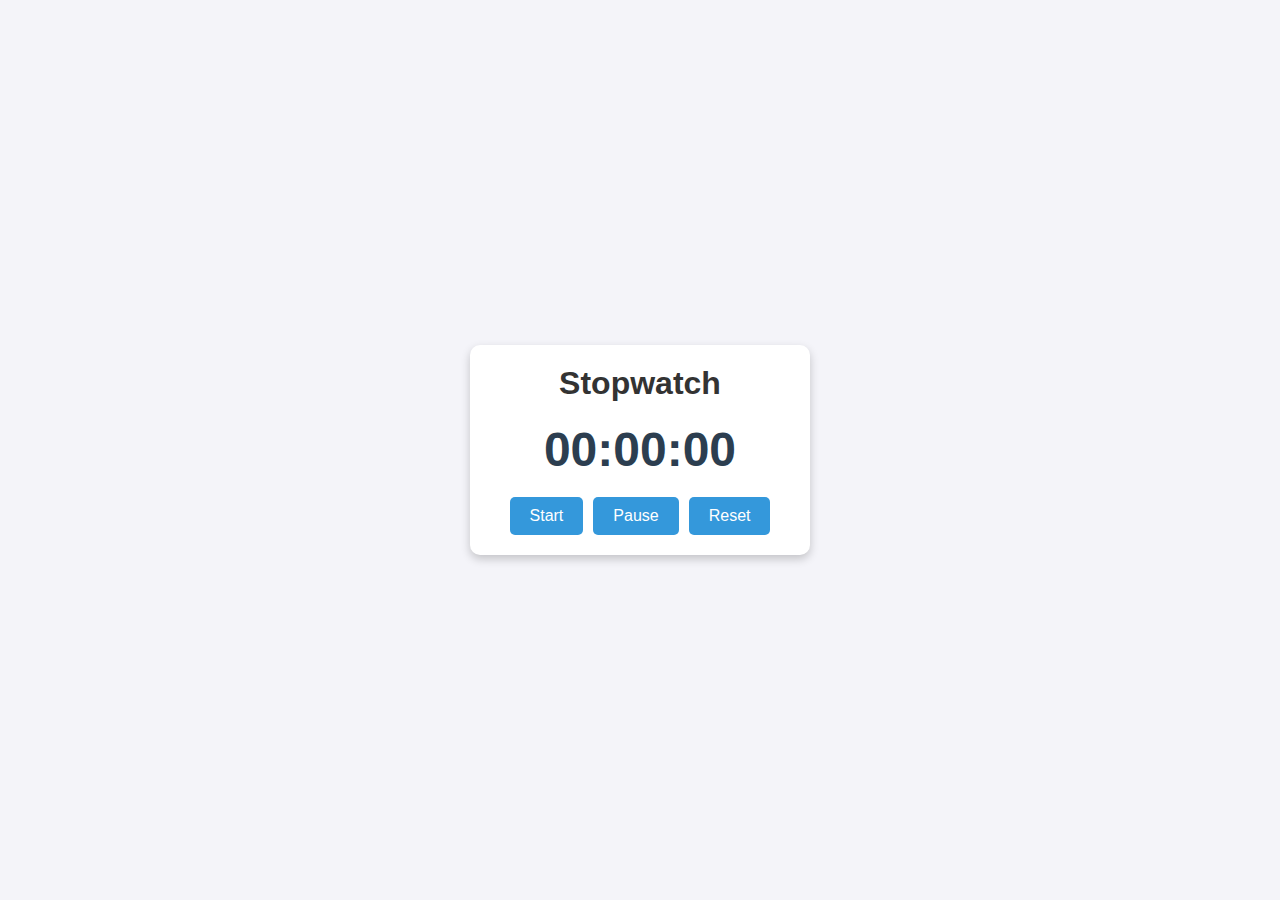
<file: task-3-stop-watch/index.html>
<!DOCTYPE html>
<html lang="en">

<head>
    <meta charset="UTF-8">
    <meta name="viewport" content="width=device-width, initial-scale=1.0">
    <title>Stopwatch</title>
    <link rel="stylesheet" href="style.css">
</head>

<body>
    <div class="stopwatch-container">
        <h1>Stopwatch</h1>
        <div id="time-display">00:00:00</div>
        <div class="button-container">
            <button id="start-btn">Start</button>
            <button id="pause-btn">Pause</button>
            <button id="reset-btn">Reset</button>
        </div>
    </div>
    <script src="./index.js"></script>
</body>

</html>
</file>
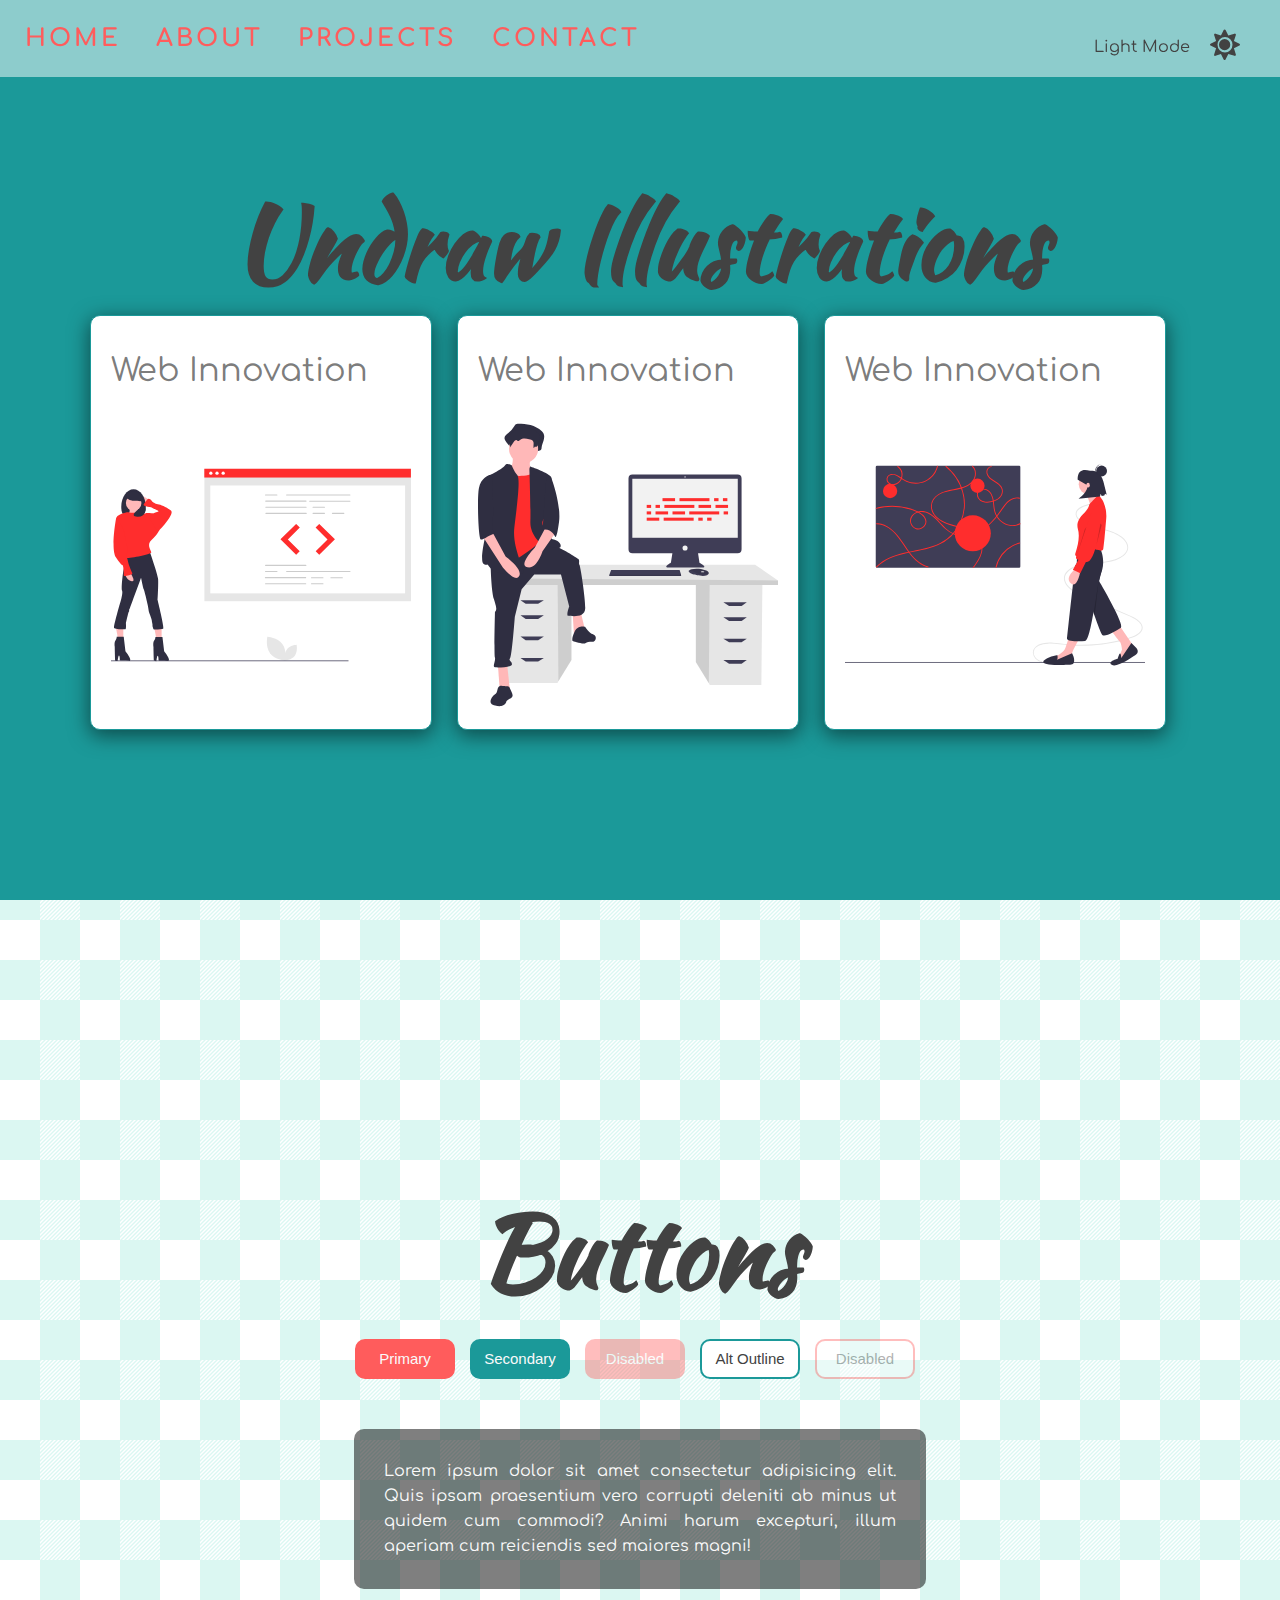
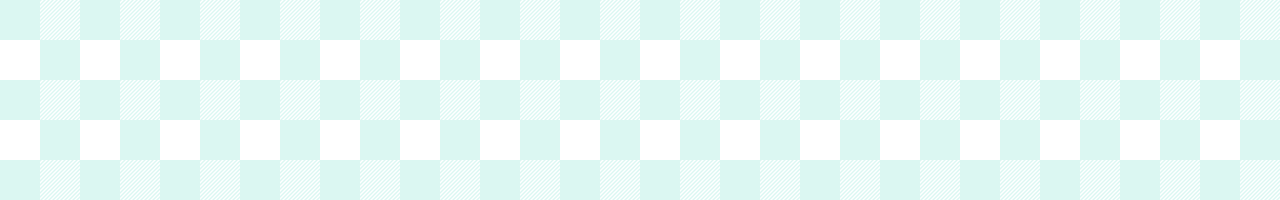
<file: task-4-light-dark-mode/index.html>
<!DOCTYPE html>
<html lang="en">

<head>
  <meta charset="UTF-8" />
  <meta name="viewport" content="width=device-width, initial-scale=1.0" />
  <title>Light & Dark Mode</title>
  <link rel="icon" type="image/png" href="favicon.png" />
  <link rel="stylesheet" href="https://cdnjs.cloudflare.com/ajax/libs/font-awesome/5.10.2/css/all.min.css" />
  <link href="https://fonts.googleapis.com/css2?family=Comfortaa&family=Kaushan+Script&family=Oswald&display=swap"
    rel="stylesheet" />
  <link rel="stylesheet" href="style.css" />
</head>

<body>
  <!-- Dark Mode Switcher -->
  <div class="theme-switch-wrapper">
    <!-- Text and icon -->
    <span id="toggle-icon">
      <span class="toggle-text">Light Mode</span>
      <i class="fas fa-sun"></i>
    </span>
  </div>

  <!-- Navigation -->
  <nav id="nav">
    <a href="#home">HOME</a>
    <a href="#about">ABOUT</a>
    <a href="#projects">PROJECTS</a>
    <a href="#contact">CONTACT</a>
  </nav>


  <!-- Home Section -->

  <section id="about">
    <h1>Undraw Illustrations</h1>
    <div class="about-container">
      <div class="image-container">
        <h2>Web Innovation</h2>
        <img src="img/undraw_proud_coder_light.svg" alt="Proud Coder" id="image1" />
      </div>
      <div class="image-container">
        <h2>Web Innovation</h2>
        <img src="img/undraw_feeling_proud_light.svg" alt="Feeling Proud" id="image2" />
      </div>
      <div class="image-container">
        <h2>Web Innovation</h2>
        <img src="img/undraw_conceptual_idea_light.svg" alt="Conceptual idea" id="image3" />
      </div>
    </div>
  </section>



  <!-- Projects Section -->
  <section id="projects">
    <h1>Buttons</h1>
    <div class="buttons">
      <button class="primary">Primary</button>
      <button class="secondary">Secondary</button>
      <button class="primary" disabled>Disabled</button>
      <button class="secondary outline">Alt Outline</button>
      <button class="outline" disabled>Disabled</button>
    </div>
    <div class="text-box" id="text-box">
      <p>
        Lorem ipsum dolor sit amet consectetur adipisicing elit. Quis ipsam
        praesentium vero corrupti deleniti ab minus ut quidem cum commodi?
        Animi harum excepturi, illum aperiam cum reiciendis sed maiores magni!
      </p>
    </div>
  </section>


  <!-- Script -->
  <script src="script.js"></script>
</body>

</html>
</file>
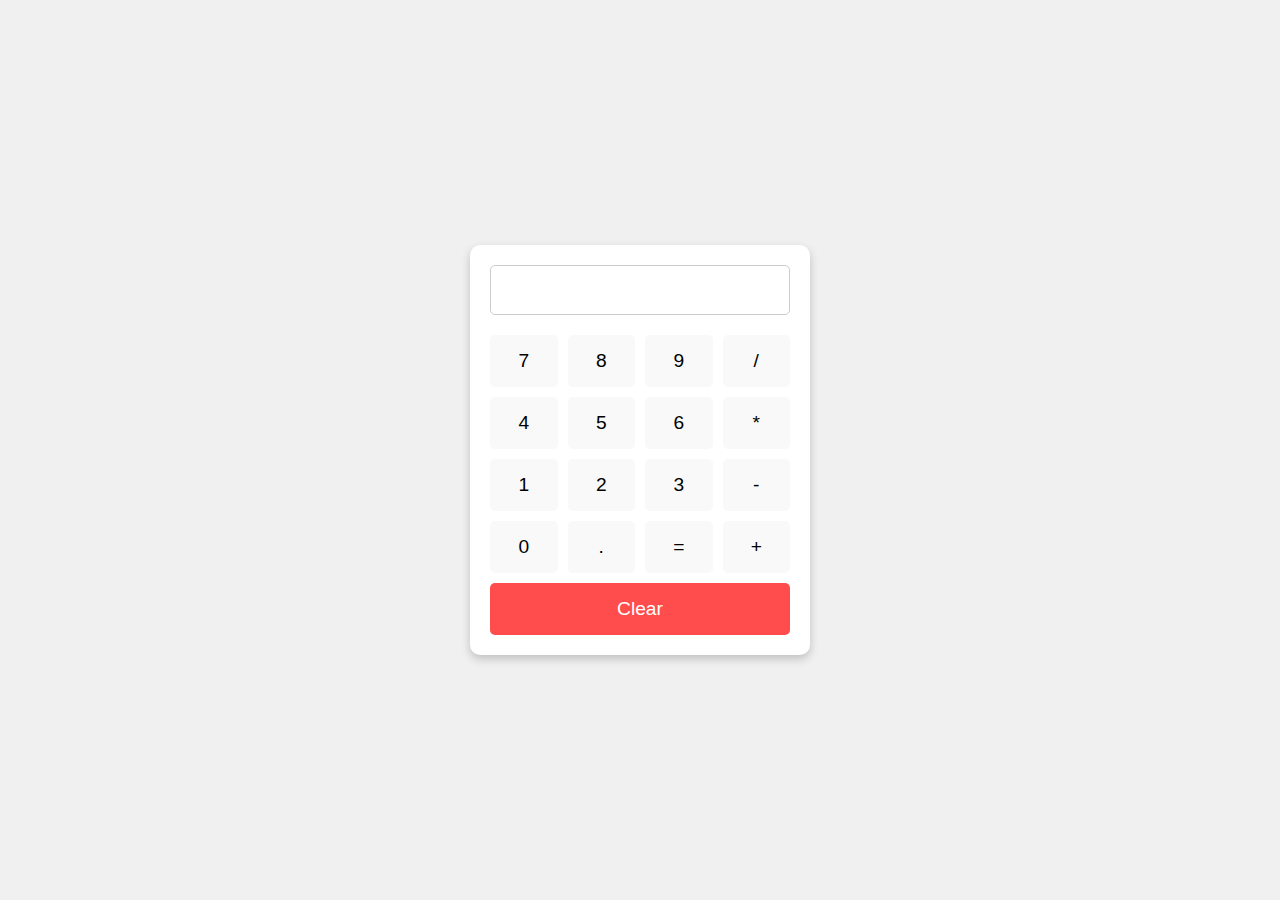
<file: task-5-calculator/using-dom/index.html>
<!DOCTYPE html>
<html lang="en">

<head>
    <meta charset="UTF-8">
    <meta name="viewport" content="width=device-width, initial-scale=1.0">
    <title>Simple Calculator</title>
    <link rel="stylesheet" href="style.css">
</head>

<body>
    <div class="calculator">
        <input type="text" id="display" readonly />
        <div class="buttons">
            <button class="btn" data-value="7">7</button>
            <button class="btn" data-value="8">8</button>
            <button class="btn" data-value="9">9</button>
            <button class="btn" data-value="/">/</button>

            <button class="btn" data-value="4">4</button>
            <button class="btn" data-value="5">5</button>
            <button class="btn" data-value="6">6</button>
            <button class="btn" data-value="*">*</button>

            <button class="btn" data-value="1">1</button>
            <button class="btn" data-value="2">2</button>
            <button class="btn" data-value="3">3</button>
            <button class="btn" data-value="-">-</button>

            <button class="btn" data-value="0">0</button>
            <button class="btn" data-value=".">.</button>
            <button class="btn" data-value="=">=</button>
            <button class="btn" data-value="+">+</button>

            <button class="btn clear" data-value="Clear">Clear</button>
        </div>
    </div>
    <script src="./index.js"></script>
</body>

</html>
</file>
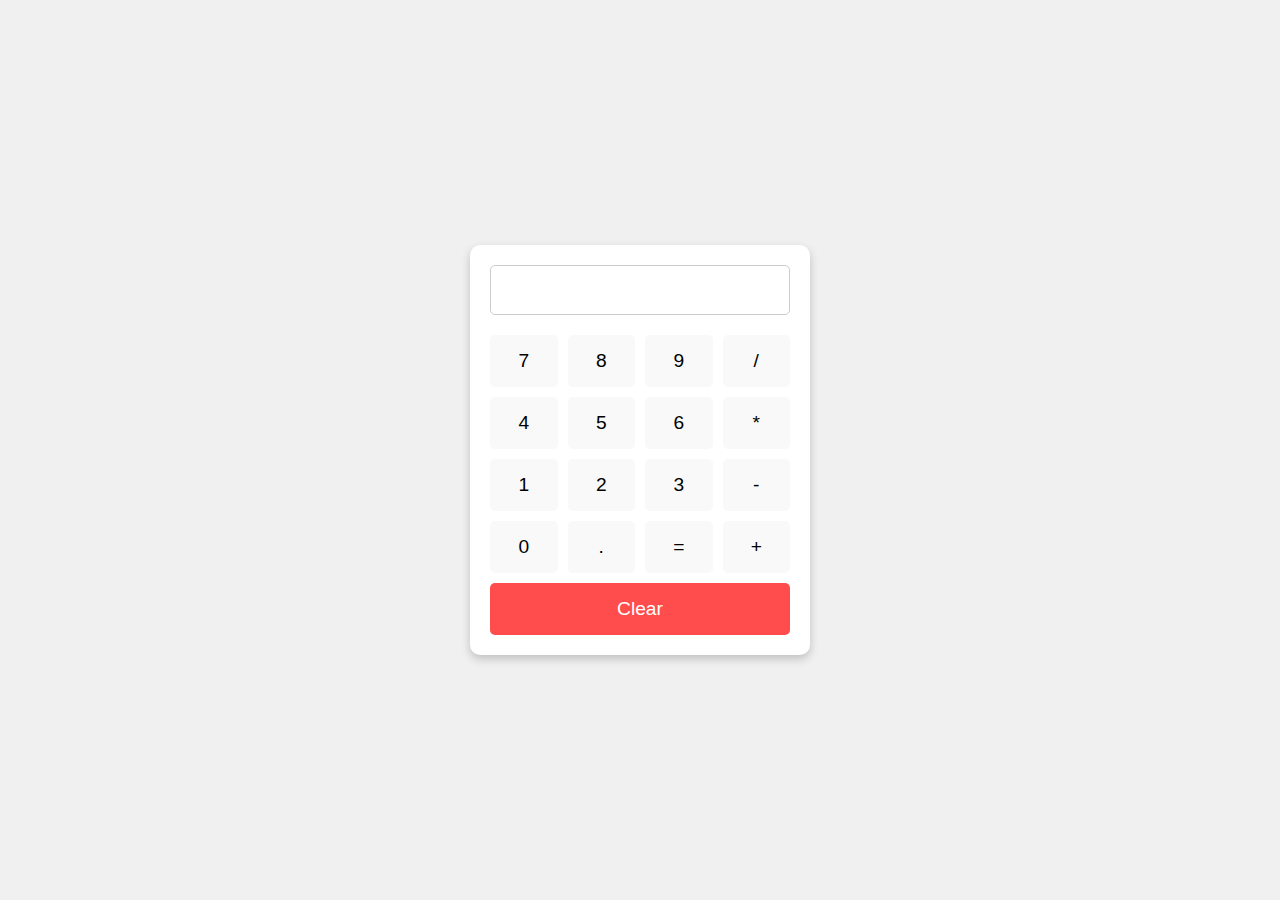
<file: task-5-calculator/using-on-click/index.html>
<!DOCTYPE html>
<html lang="en">

<head>
    <meta charset="UTF-8">
    <meta name="viewport" content="width=device-width, initial-scale=1.0">
    <title>Simple Calculator</title>
    <link rel="stylesheet" href="style.css">
</head>

<body>
    <div class="calculator">
        <input type="text" id="display" readonly />
        <div class="buttons">
            <button onclick="appendValue('7')">7</button>
            <button onclick="appendValue('8')">8</button>
            <button onclick="appendValue('9')">9</button>
            <button onclick="operate('/')">/</button>

            <button onclick="appendValue('4')">4</button>
            <button onclick="appendValue('5')">5</button>
            <button onclick="appendValue('6')">6</button>
            <button onclick="operate('*')">*</button>

            <button onclick="appendValue('1')">1</button>
            <button onclick="appendValue('2')">2</button>
            <button onclick="appendValue('3')">3</button>
            <button onclick="operate('-')">-</button>

            <button onclick="appendValue('0')">0</button>
            <button onclick="appendValue('.')">.</button>
            <button onclick="calculate()">=</button>
            <button onclick="operate('+')">+</button>

            <button onclick="clearDisplay()" class="clear">Clear</button>
        </div>
    </div>
    <script src="./index.js"></script>
</body>

</html>
</file>
<file: task-3-stop-watch/style.css>
* {
    margin: 0;
    padding: 0;
    box-sizing: border-box;
}

body {
    font-family: Arial, sans-serif;
    background-color: #f4f4f9;
    display: flex;
    justify-content: center;
    align-items: center;
    height: 100vh;
    margin: 0;
}

.stopwatch-container {
    text-align: center;
    background: #fff;
    padding: 20px 40px;
    border-radius: 10px;
    box-shadow: 0 4px 10px rgba(0, 0, 0, 0.2);
}

h1 {
    color: #333;
}

#time-display {
    font-size: 48px;
    font-weight: bold;
    margin: 20px 0;
    color: #2c3e50;
}

.button-container {
    display: flex;
    gap: 10px;
    justify-content: center;
}

button {
    padding: 10px 20px;
    font-size: 16px;
    border: none;
    border-radius: 5px;
    cursor: pointer;
    background-color: #3498db;
    color: #fff;
    transition: background-color 0.3s;
}

button:hover {
    background-color: #2980b9;
}

button:active {
    background-color: #1a5276;
}
</file>
<file: task-4-light-dark-mode/style.css>
:root {
  --primary-color: rgb(255, 92, 92);
  --primary-variant: #ff2d2d;
  --secondary-color: #1b9999;
  --on-primary: rgb(250, 250, 250);
  --on-background: rgb(66, 66, 66);
  --on-background-alt: rgba(66, 66, 66, 0.7);
  --background: rgb(255, 255, 255);
  --box-shadow: 0 5px 20px 1px rgba(0, 0, 0, 0.5);
}

[data-theme='dark'] {
  --primary-color: rgb(150, 65, 255);
  --primary-variant: #6c63ff;
  --secondary-color: #03dac5;
  --on-primary: #000;
  --on-background: rgba(255, 255, 255, 0.9);
  --on-background-alt: rgba(255, 255, 255, 0.7);
  --background: #121212;
}

html {
  box-sizing: border-box;
  scroll-behavior: smooth;
}

body {
  margin: 0;
  color: var(--on-background);
  background-color: var(--background);
  font-family: Comfortaa, sans-serif;
  background-image: url("data:image/svg+xml,%3Csvg xmlns='http://www.w3.org/2000/svg' width='80' height='80' viewBox='0 0 80 80'%3E%3Cg fill='%2302c5a1' fill-opacity='0.14'%3E%3Cpath fill-rule='evenodd' d='M0 0h40v40H0V0zm40 40h40v40H40V40zm0-40h2l-2 2V0zm0 4l4-4h2l-6 6V4zm0 4l8-8h2L40 10V8zm0 4L52 0h2L40 14v-2zm0 4L56 0h2L40 18v-2zm0 4L60 0h2L40 22v-2zm0 4L64 0h2L40 26v-2zm0 4L68 0h2L40 30v-2zm0 4L72 0h2L40 34v-2zm0 4L76 0h2L40 38v-2zm0 4L80 0v2L42 40h-2zm4 0L80 4v2L46 40h-2zm4 0L80 8v2L50 40h-2zm4 0l28-28v2L54 40h-2zm4 0l24-24v2L58 40h-2zm4 0l20-20v2L62 40h-2zm4 0l16-16v2L66 40h-2zm4 0l12-12v2L70 40h-2zm4 0l8-8v2l-6 6h-2zm4 0l4-4v2l-2 2h-2z'/%3E%3C/g%3E%3C/svg%3E");
}

section {
  min-height: 100vh;
  display: flex;
  justify-content: center;
  align-items: center;
  flex-direction: column;
}

h1 {
  font-family: 'Kaushan Script', sans-serif;
  font-size: 100px;
  margin-bottom: 0;
}

h2 {
  font-size: 32px;
  font-weight: normal;
  color: var(--on-background-alt);
}

/* Navigation */
nav {
  z-index: 10;
  position: fixed;
  font-size: 24px;
  letter-spacing: 3px;
  padding: 25px;
  width: 100vw;
  background: rgb(255 255 255 / 50%);
}

a {
  margin-right: 25px;
  color: var(--primary-color);
  text-decoration: none;
  border-bottom: 3px solid transparent;
  font-weight: bold;
}

a:hover,
a:focus {
  color: var(--on-background);
  border-bottom: 3px solid;
}

/* Home Section */
.title-group {
  text-align: center;
}

/* About Section */
.about-container {
  display: flex;
}

#about,
#contact {
  background-color: var(--secondary-color);
}

#about h1 {
  margin-top: 0;
}

.wave-end,
.wave {
  fill: var(--secondary-color);
}

.wave {
  margin-bottom: -10px;
}

.image-container {
  border: 1px solid var(--secondary-color);
  border-radius: 10px;
  padding: 10px 20px;
  margin-right: 25px;
  width: auto;
  background: var(--background);
  box-shadow: var(--box-shadow);
}

img {
  height: 300px;
  width: 300px;
}

/* Projects Section */
.buttons {
  margin-top: 15px;
  margin-bottom: 50px;
}

button {
  min-width: 100px;
  height: 40px;
  cursor: pointer;
  border-radius: 10px;
  margin-right: 10px;
  border: 2px solid var(--primary-color);
  font-size: 15px;
  outline: none;
}

button:disabled {
  opacity: 0.4;
  cursor: default;
}

button:hover:not(.outline) {
  filter: brightness(110%);
}

.primary {
  background: var(--primary-color);
  color: var(--on-primary);
}

.secondary {
  border: 2px solid var(--secondary-color);
}

.secondary,
.secondary:hover,
.outline.secondary:hover {
  background: var(--secondary-color);
  color: var(--on-primary);
}

.outline {
  background: var(--background);
  color: var(--on-background);
}

.outline:hover {
  background: var(--primary-color);
  color: var(--on-primary);
}

.text-box {
  width: 40%;
  text-align: justify;
  background: rgb(0 0 0 / 50%);
  color: var(--on-primary);
  border-radius: 10px;
  padding: 30px;
}

p {
  margin: 0;
  line-height: 25px;
}

/* Contact Section */
.fab {
  font-size: 100px;
  margin-right: 50px;
  cursor: pointer;
  color: var(--primary-color);
}

.fab:hover {
  color: var(--on-background);
}

.fas {
  font-size: 30px;
  margin-right: 5px;
}

/* Dark Mode Toggle */


.theme-switch-wrapper {
  display: flex;
  align-items: center;
  z-index: 100;
  position: fixed;
  right: 25px;
  top: 30px;
}

.theme-switch-wrapper span {
  margin-right: 10px;
  font-size: 1rem;
}

.theme-switch-wrapper:hover {
  cursor: pointer;
}


.toggle-text {
  position: relative;
  top: -4px;
  right: 5px;
  color: var(--on-background);
  color: var(--on-priimary);
}
</file>
<file: task-5-calculator/using-dom/style.css>
body {
    display: flex;
    justify-content: center;
    align-items: center;
    height: 100vh;
    background-color: #f0f0f0;
    font-family: Arial, sans-serif;
    margin: 0;
}

.calculator {
    background-color: #fff;
    padding: 20px;
    border-radius: 10px;
    box-shadow: 0 4px 10px rgba(0, 0, 0, 0.2);
    width: 300px;
}

#display {
    width: 100%;
    height: 50px;
    margin-bottom: 20px;
    text-align: right;
    font-size: 1.5em;
    padding: 5px;
    border: 1px solid #ccc;
    border-radius: 5px;
    box-sizing: border-box;
}

.buttons {
    display: grid;
    grid-template-columns: repeat(4, 1fr);
    gap: 10px;
}

button {
    padding: 15px;
    font-size: 1.2em;
    border: none;
    border-radius: 5px;
    background-color: #f9f9f9;
    cursor: pointer;
    transition: background-color 0.3s ease;
}

button:hover {
    background-color: #e0e0e0;
}

button.clear {
    grid-column: span 4;
    background-color: #ff4c4c;
    color: #fff;
}

button.clear:hover {
    background-color: #ff2c2c;
}
</file>
<file: task-5-calculator/using-on-click/style.css>
body {
    display: flex;
    justify-content: center;
    align-items: center;
    height: 100vh;
    background-color: #f0f0f0;
    font-family: Arial, sans-serif;
    margin: 0;
}

.calculator {
    background-color: #fff;
    padding: 20px;
    border-radius: 10px;
    box-shadow: 0 4px 10px rgba(0, 0, 0, 0.2);
    width: 300px;
}

#display {
    width: 100%;
    height: 50px;
    margin-bottom: 20px;
    text-align: right;
    font-size: 1.5em;
    padding: 5px;
    border: 1px solid #ccc;
    border-radius: 5px;
    box-sizing: border-box;
}

.buttons {
    display: grid;
    grid-template-columns: repeat(4, 1fr);
    gap: 10px;
}

button {
    padding: 15px;
    font-size: 1.2em;
    border: none;
    border-radius: 5px;
    background-color: #f9f9f9;
    cursor: pointer;
    transition: background-color 0.3s ease;
}

button:hover {
    background-color: #e0e0e0;
}

button.clear {
    grid-column: span 4;
    background-color: #ff4c4c;
    color: #fff;
}

button.clear:hover {
    background-color: #ff2c2c;
}
</file>
